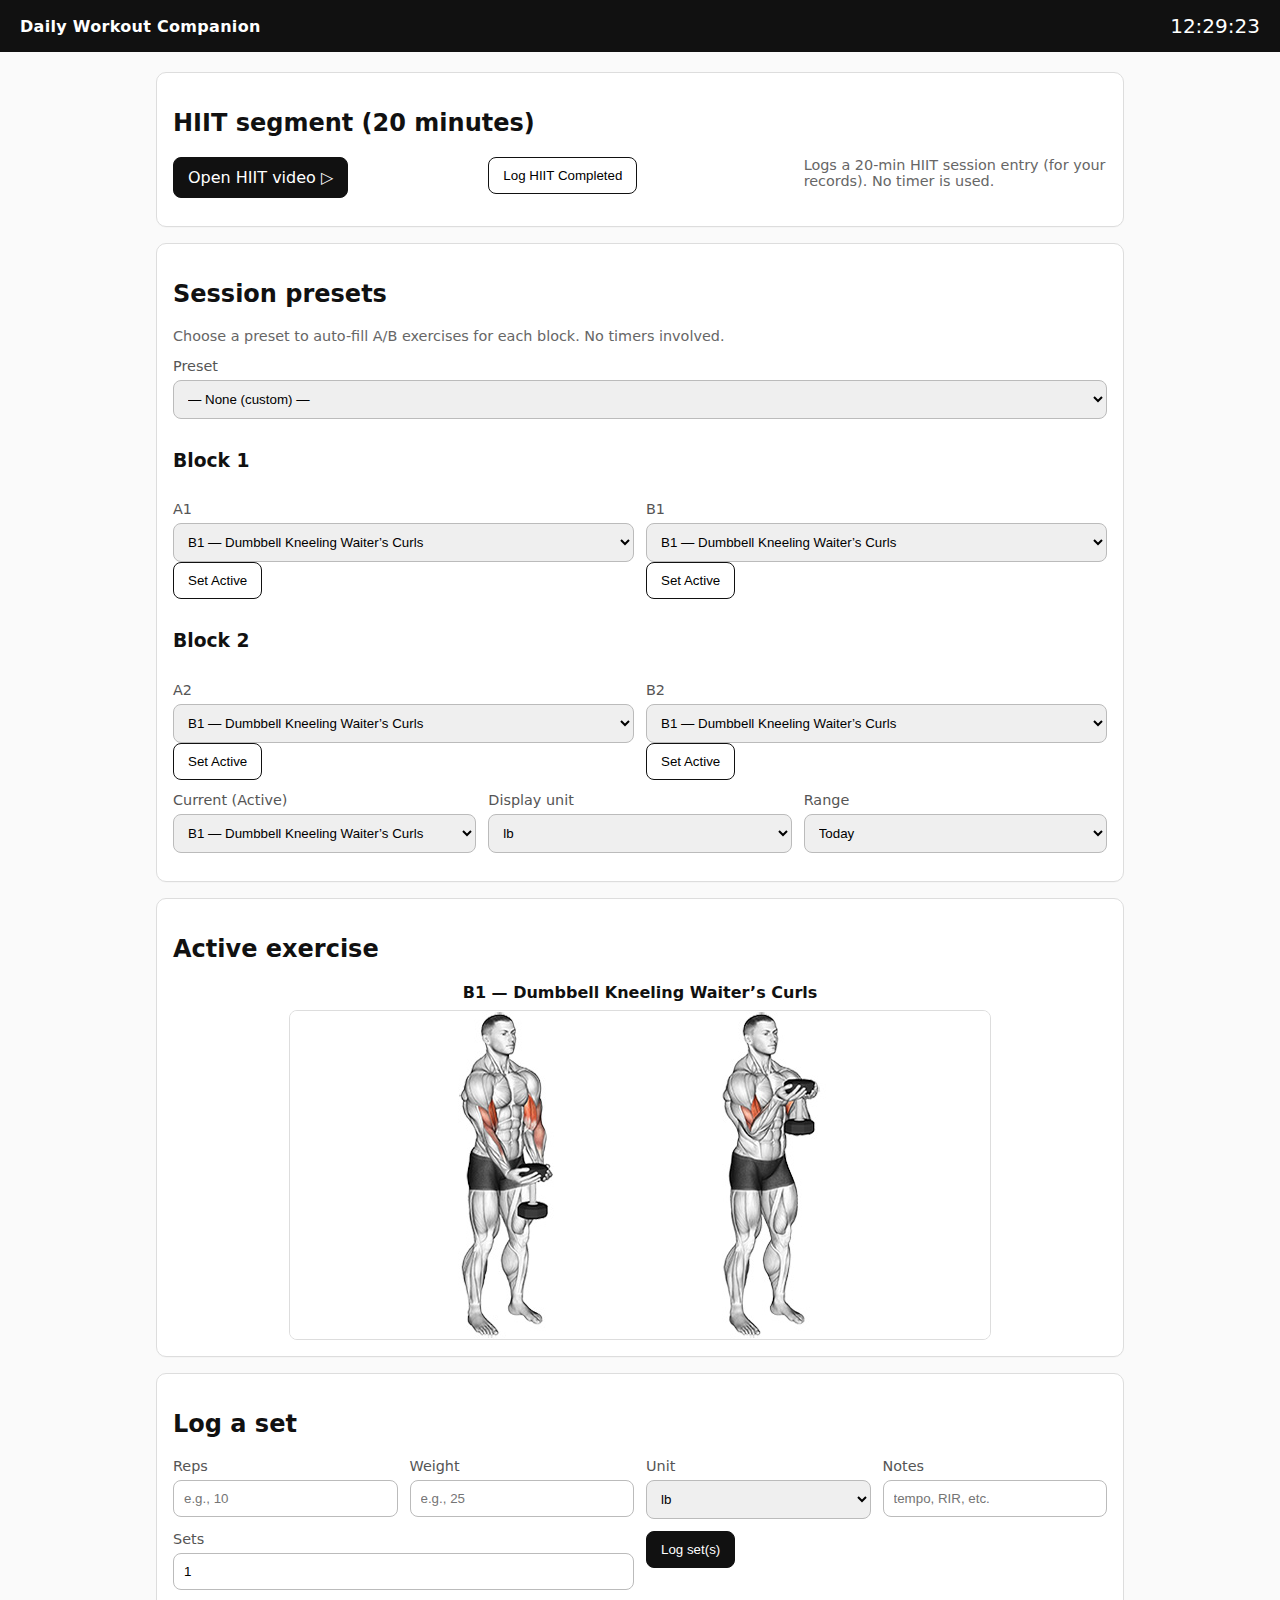
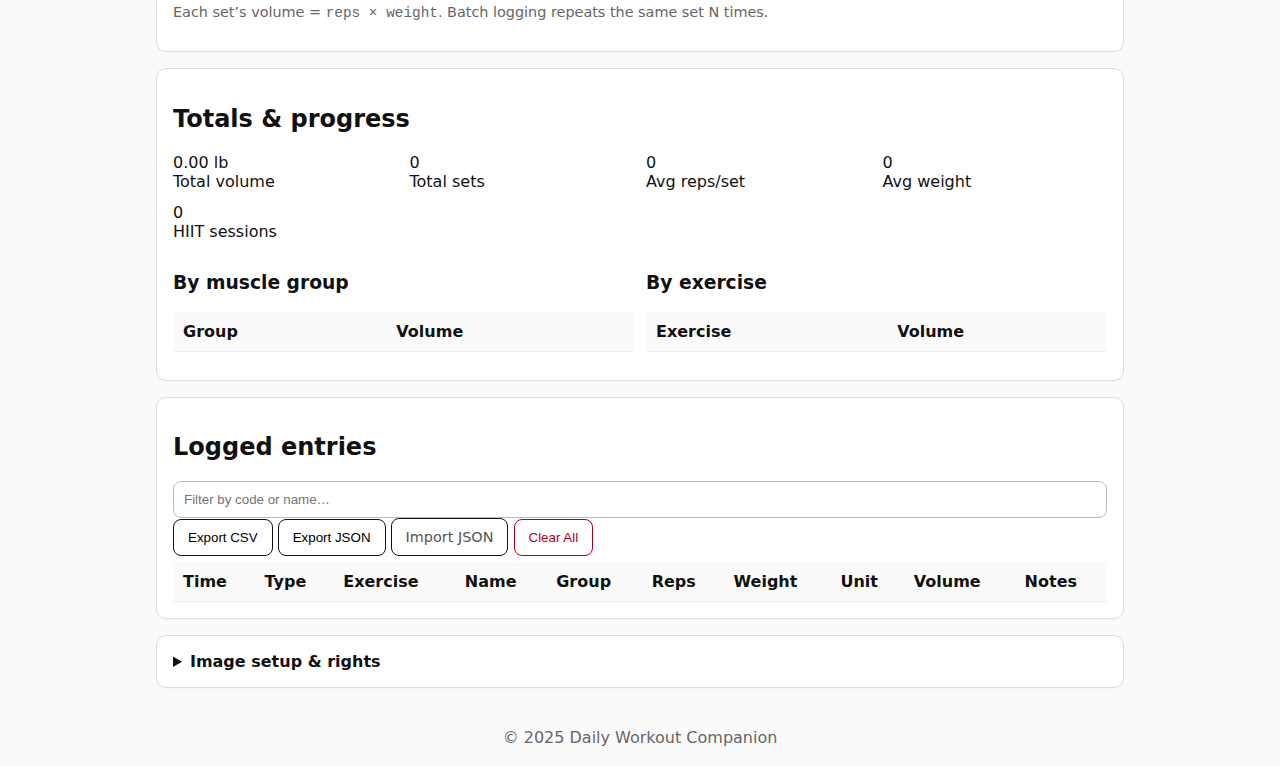
<file: index.html>
<!doctype html>
<html lang="en">
<head>
  <meta charset="utf-8" />
  <meta name="viewport" content="width=device-width, initial-scale=1" />
  <title>Daily Workout Companion — Volume + Presets</title>
  <meta name="theme-color" content="#111111"/>
  <link rel="manifest" href="manifest.json"/>
  <link rel="stylesheet" href="style.css" />
  <script type="module" src="app.js" defer></script>
</head>
<body>
  <header class="topbar">
    <div class="brand">Daily Workout Companion</div>
    <div class="clock" id="clock">--:--:--</div>
  </header>

  <main class="container">

    <!-- HIIT segment (no timer, just link + log) -->
    <section class="card">
      <h2>HIIT segment (20 minutes)</h2>
      <div class="row">
        <div class="col">
          <a class="btn primary" target="_blank" rel="noopener" href="https://www.youtube.com/results?search_query=Brutal+HIIT+Ladder+Workout+-+20+Minute+HIIT+Workout+at+Home">Open HIIT video ▷</a>
        </div>
        <div class="col">
          <button class="btn" id="logHiitBtn">Log HIIT Completed</button>
        </div>
        <div class="col muted">
          Logs a 20‑min HIIT session entry (for your records). No timer is used.
        </div>
      </div>
    </section>

    <!-- Session presets -->
    <section class="card">
      <h2>Session presets</h2>
      <p class="muted">Choose a preset to auto-fill A/B exercises for each block. No timers involved.</p>
      <div class="row">
        <div class="col">
          <label for="preset">Preset</label>
          <select id="preset">
            <option value="">— None (custom) —</option>
            <option value="day1">Day 1 — Chest + Triceps</option>
            <option value="day2">Day 2 — Back + Biceps</option>
            <option value="day3">Day 3 — Legs + Shoulders</option>
            <option value="day4">Day 4 — Chest + Shoulders</option>
            <option value="day5">Day 5 — Back + Triceps</option>
            <option value="day6">Day 6 — Legs + Biceps</option>
          </select>
        </div>
      </div>

      <!-- Block selectors (no timers) -->
      <div class="row">
        <div class="col"><h3>Block 1</h3></div>
      </div>
      <div class="row">
        <div class="col">
          <label for="a1">A1</label>
          <select id="a1"></select>
          <button class="btn" data-active="a1">Set Active</button>
        </div>
        <div class="col">
          <label for="b1">B1</label>
          <select id="b1"></select>
          <button class="btn" data-active="b1">Set Active</button>
        </div>
      </div>
      <div class="row">
        <div class="col"><h3>Block 2</h3></div>
      </div>
      <div class="row">
        <div class="col">
          <label for="a2">A2</label>
          <select id="a2"></select>
          <button class="btn" data-active="a2">Set Active</button>
        </div>
        <div class="col">
          <label for="b2">B2</label>
          <select id="b2"></select>
          <button class="btn" data-active="b2">Set Active</button>
        </div>
      </div>

      <!-- Active selector and units -->
      <div class="row">
        <div class="col">
          <label for="currentExercise">Current (Active)</label>
          <select id="currentExercise"></select>
        </div>
        <div class="col">
          <label for="displayUnit">Display unit</label>
          <select id="displayUnit"><option value="lb">lb</option><option value="kg">kg</option></select>
        </div>
        <div class="col">
          <label for="rangeSelect">Range</label>
          <select id="rangeSelect">
            <option value="today">Today</option>
            <option value="7d">Last 7 days</option>
            <option value="30d">Last 30 days</option>
            <option value="all">All time</option>
          </select>
        </div>
      </div>
    </section>

    <!-- Viewer -->
    <section class="card">
      <h2>Active exercise</h2>
      <div class="viewer">
        <div class="viewerLabel" id="viewerLabel">—</div>
        <img id="viewerImg" src="assets/exercises/placeholder.svg" alt="Exercise" />
      </div>
    </section>

    <!-- Logger -->
    <section class="card">
      <h2>Log a set</h2>
      <div class="row">
        <div class="col">
          <label for="reps">Reps</label>
          <input id="reps" type="number" inputmode="numeric" min="1" step="1" placeholder="e.g., 10" />
        </div>
        <div class="col">
          <label for="weight">Weight</label>
          <input id="weight" type="number" inputmode="decimal" min="0" step="0.5" placeholder="e.g., 25" />
        </div>
        <div class="col">
          <label for="unit">Unit</label>
          <select id="unit"><option value="lb">lb</option><option value="kg">kg</option></select>
        </div>
        <div class="col">
          <label for="notes">Notes</label>
          <input id="notes" type="text" placeholder="tempo, RIR, etc." />
        </div>
        <div class="col">
          <label for="nSets">Sets</label>
          <input id="nSets" type="number" inputmode="numeric" min="1" step="1" value="1" />
        </div>
        <div class="col">
          <button class="btn primary" id="logBtn">Log set(s)</button>
        </div>
      </div>
      <p class="muted">Each set’s volume = <code>reps × weight</code>. Batch logging repeats the same set N times.</p>
    </section>

    <!-- Totals -->
    <section class="card">
      <h2>Totals & progress</h2>
      <div class="row">
        <div class="col stat"><div class="statNum" id="totalVolume">0</div><div class="statLbl">Total volume</div></div>
        <div class="col stat"><div class="statNum" id="totalSets">0</div><div class="statLbl">Total sets</div></div>
        <div class="col stat"><div class="statNum" id="avgReps">0</div><div class="statLbl">Avg reps/set</div></div>
        <div class="col stat"><div class="statNum" id="avgWeight">0</div><div class="statLbl">Avg weight</div></div>
        <div class="col stat"><div class="statNum" id="hiitCount">0</div><div class="statLbl">HIIT sessions</div></div>
      </div>
      <div class="row">
        <div class="col">
          <h3>By muscle group</h3>
          <table id="byGroup"><thead><tr><th>Group</th><th>Volume</th></tr></thead><tbody></tbody></table>
        </div>
        <div class="col">
          <h3>By exercise</h3>
          <table id="byExercise"><thead><tr><th>Exercise</th><th>Volume</th></tr></thead><tbody></tbody></table>
        </div>
      </div>
    </section>

    <!-- Logs -->
    <section class="card">
      <h2>Logged entries</h2>
      <div class="controls">
        <input id="filterText" type="text" placeholder="Filter by code or name…" />
        <button class="btn" id="exportCSV">Export CSV</button>
        <button class="btn" id="exportJSON">Export JSON</button>
        <label class="btn">Import JSON <input type="file" id="importJSON" accept="application/json" style="display:none;"></label>
        <button class="btn danger" id="clearLogs">Clear All</button>
      </div>
      <div class="tablewrap">
        <table id="logTable">
          <thead>
            <tr>
              <th>Time</th><th>Type</th><th>Exercise</th><th>Name</th><th>Group</th>
              <th>Reps</th><th>Weight</th><th>Unit</th><th>Volume</th><th>Notes</th>
            </tr>
          </thead>
          <tbody></tbody>
        </table>
      </div>
    </section>

    <section class="card">
      <details>
        <summary><strong>Image setup & rights</strong></summary>
        <ul>
          <li>Put images at <code>assets/exercises/</code> named <code>CODE.jpg</code> (e.g., <code>C1.jpg</code>) or edit <code>image_map.json</code> with full URLs.</li>
          <li>Recommended: 1600–2200 px width, JPG 75–85% quality.</li>
          <li>Totals convert mixed units to your chosen <em>Display unit</em>.</li>
          <li>Ensure you have rights to publish images if your repo is public.</li>
        </ul>
      </details>
    </section>

  </main>

  <footer class="footer">
    <span>© 2025 Daily Workout Companion</span>
  </footer>
</body>
</html>
</file>
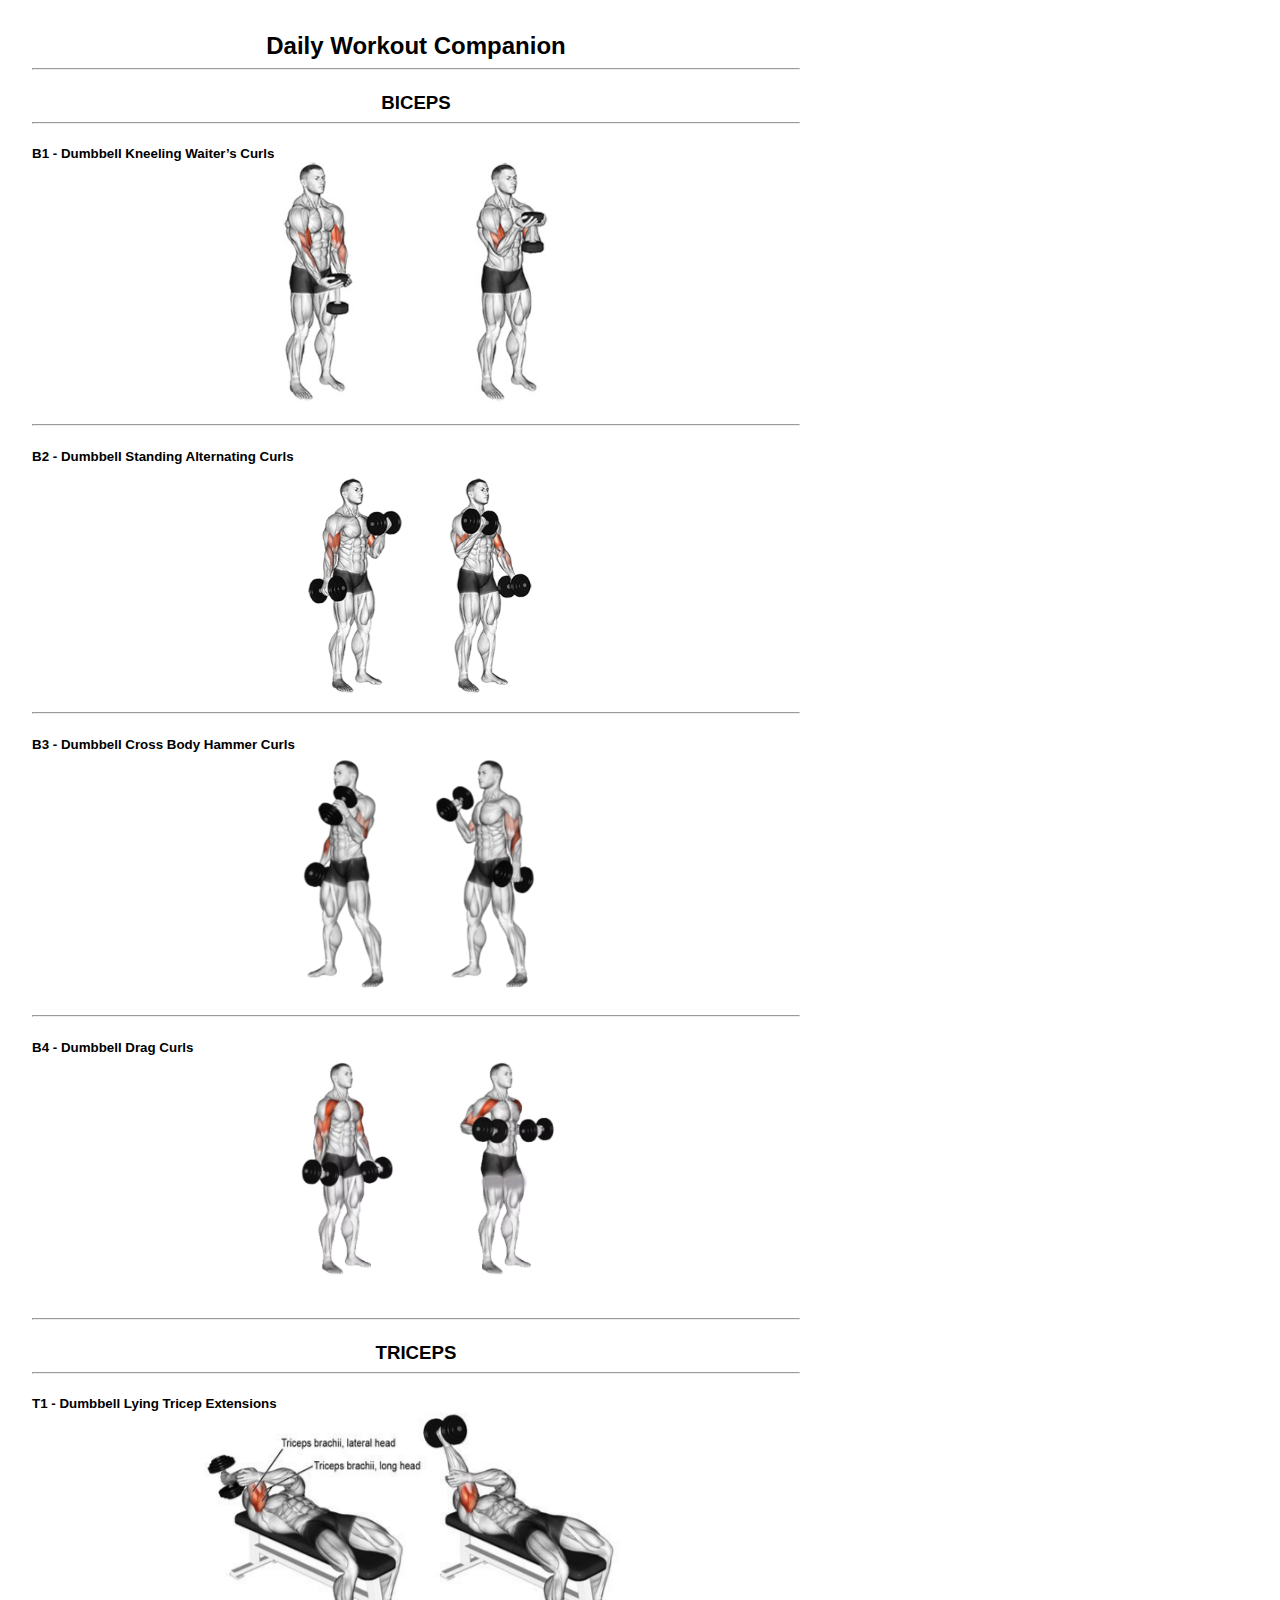
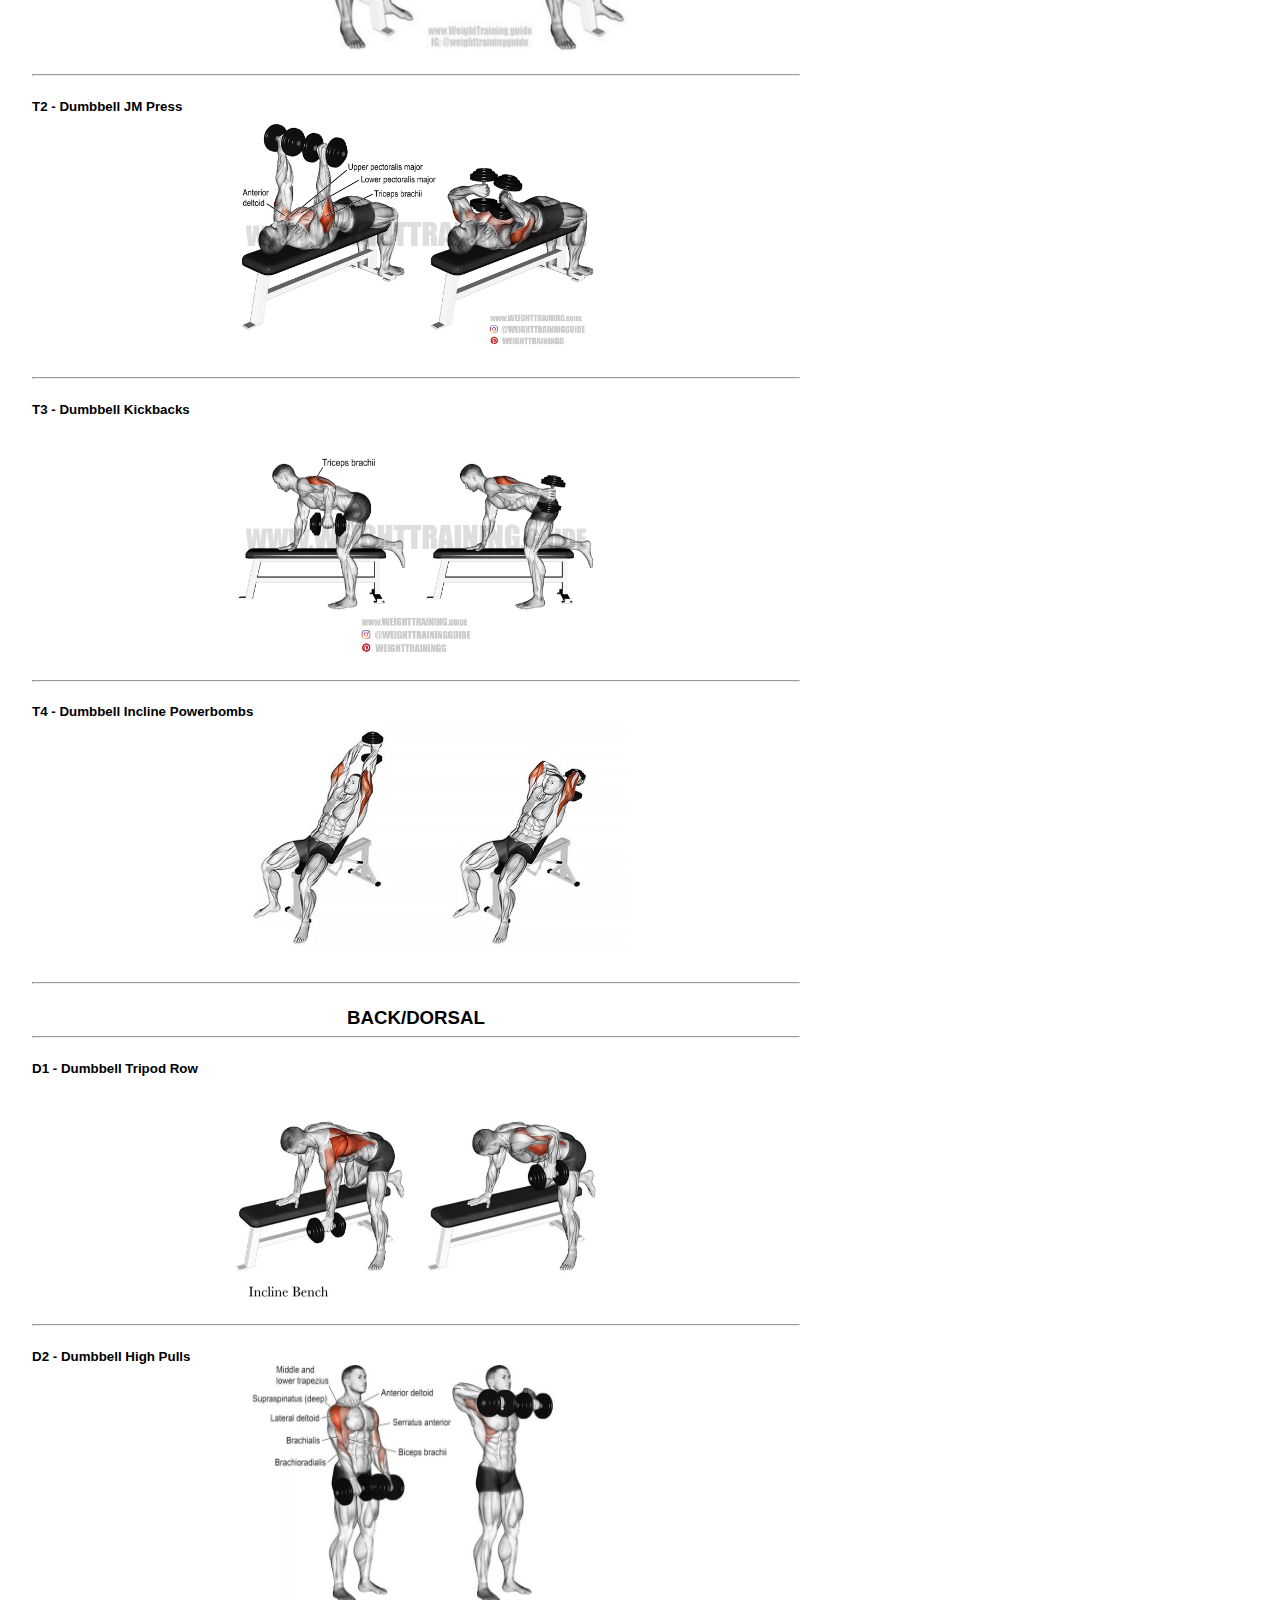
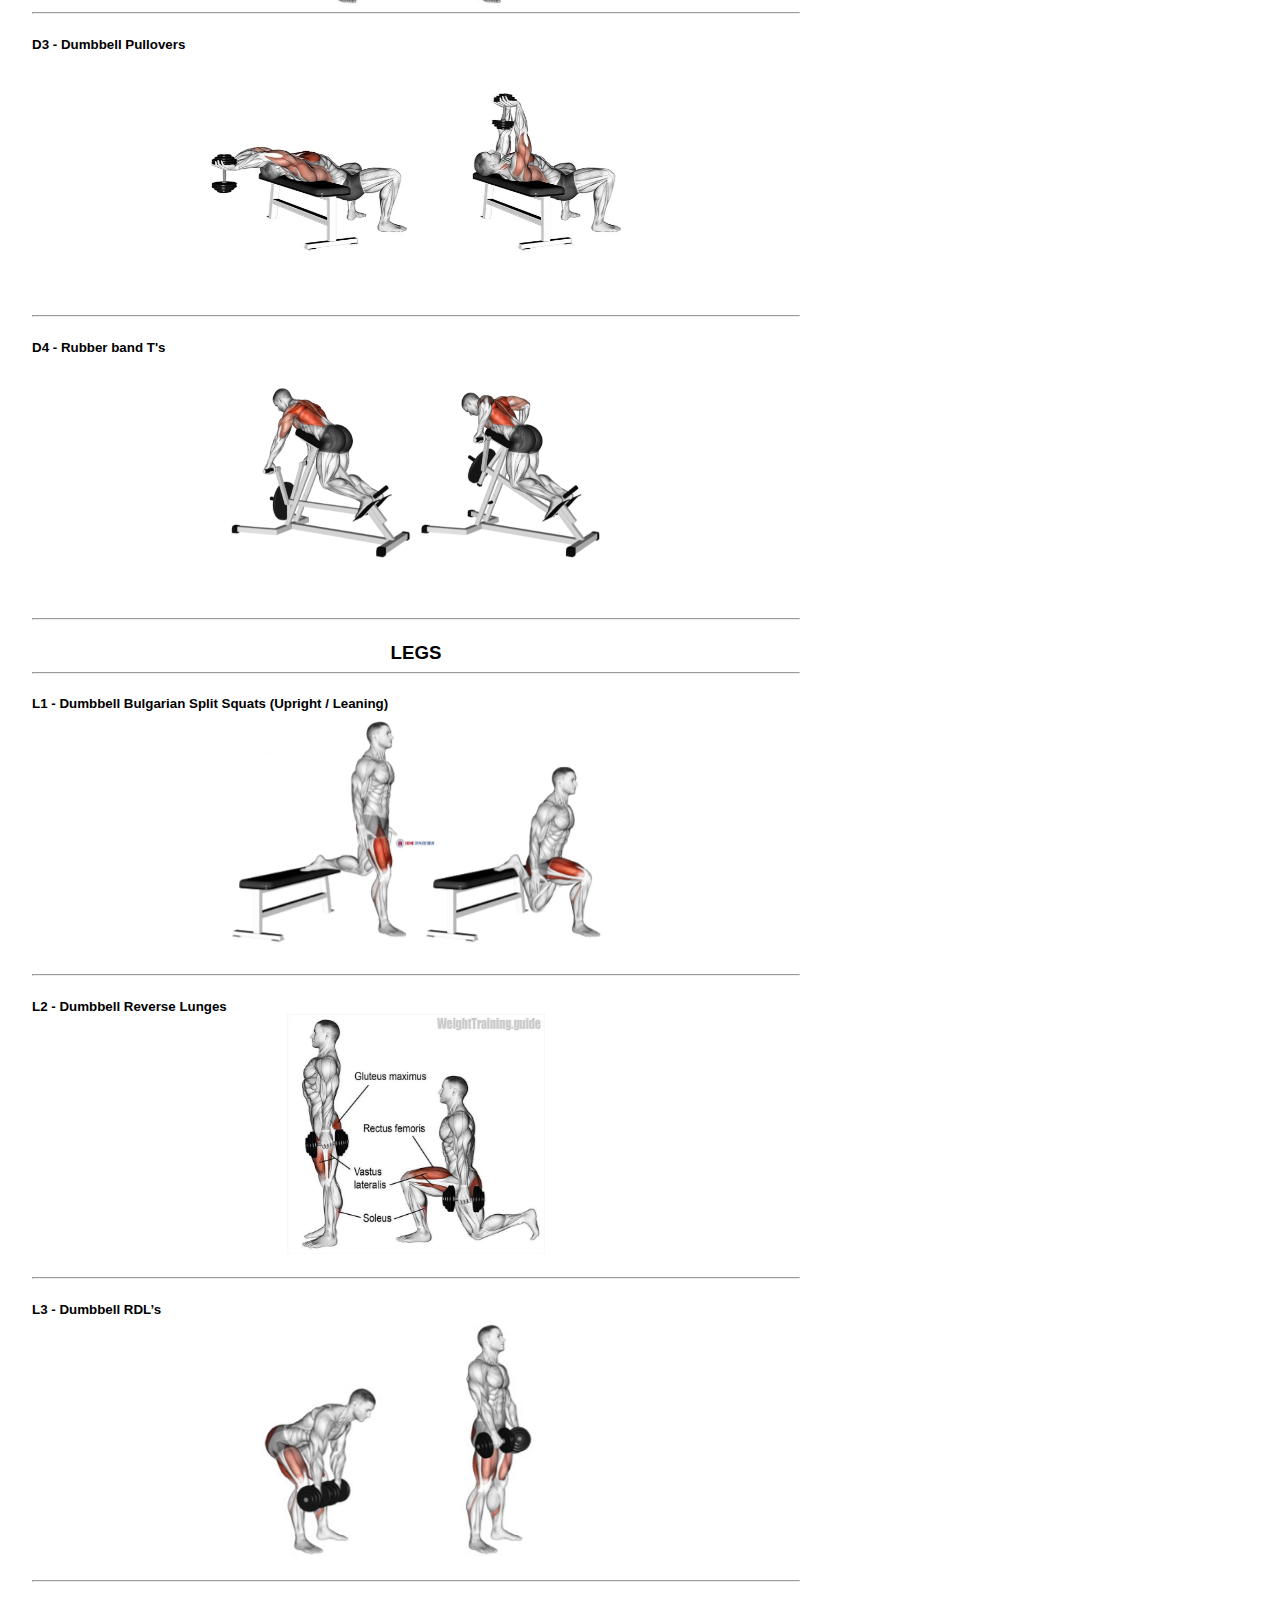
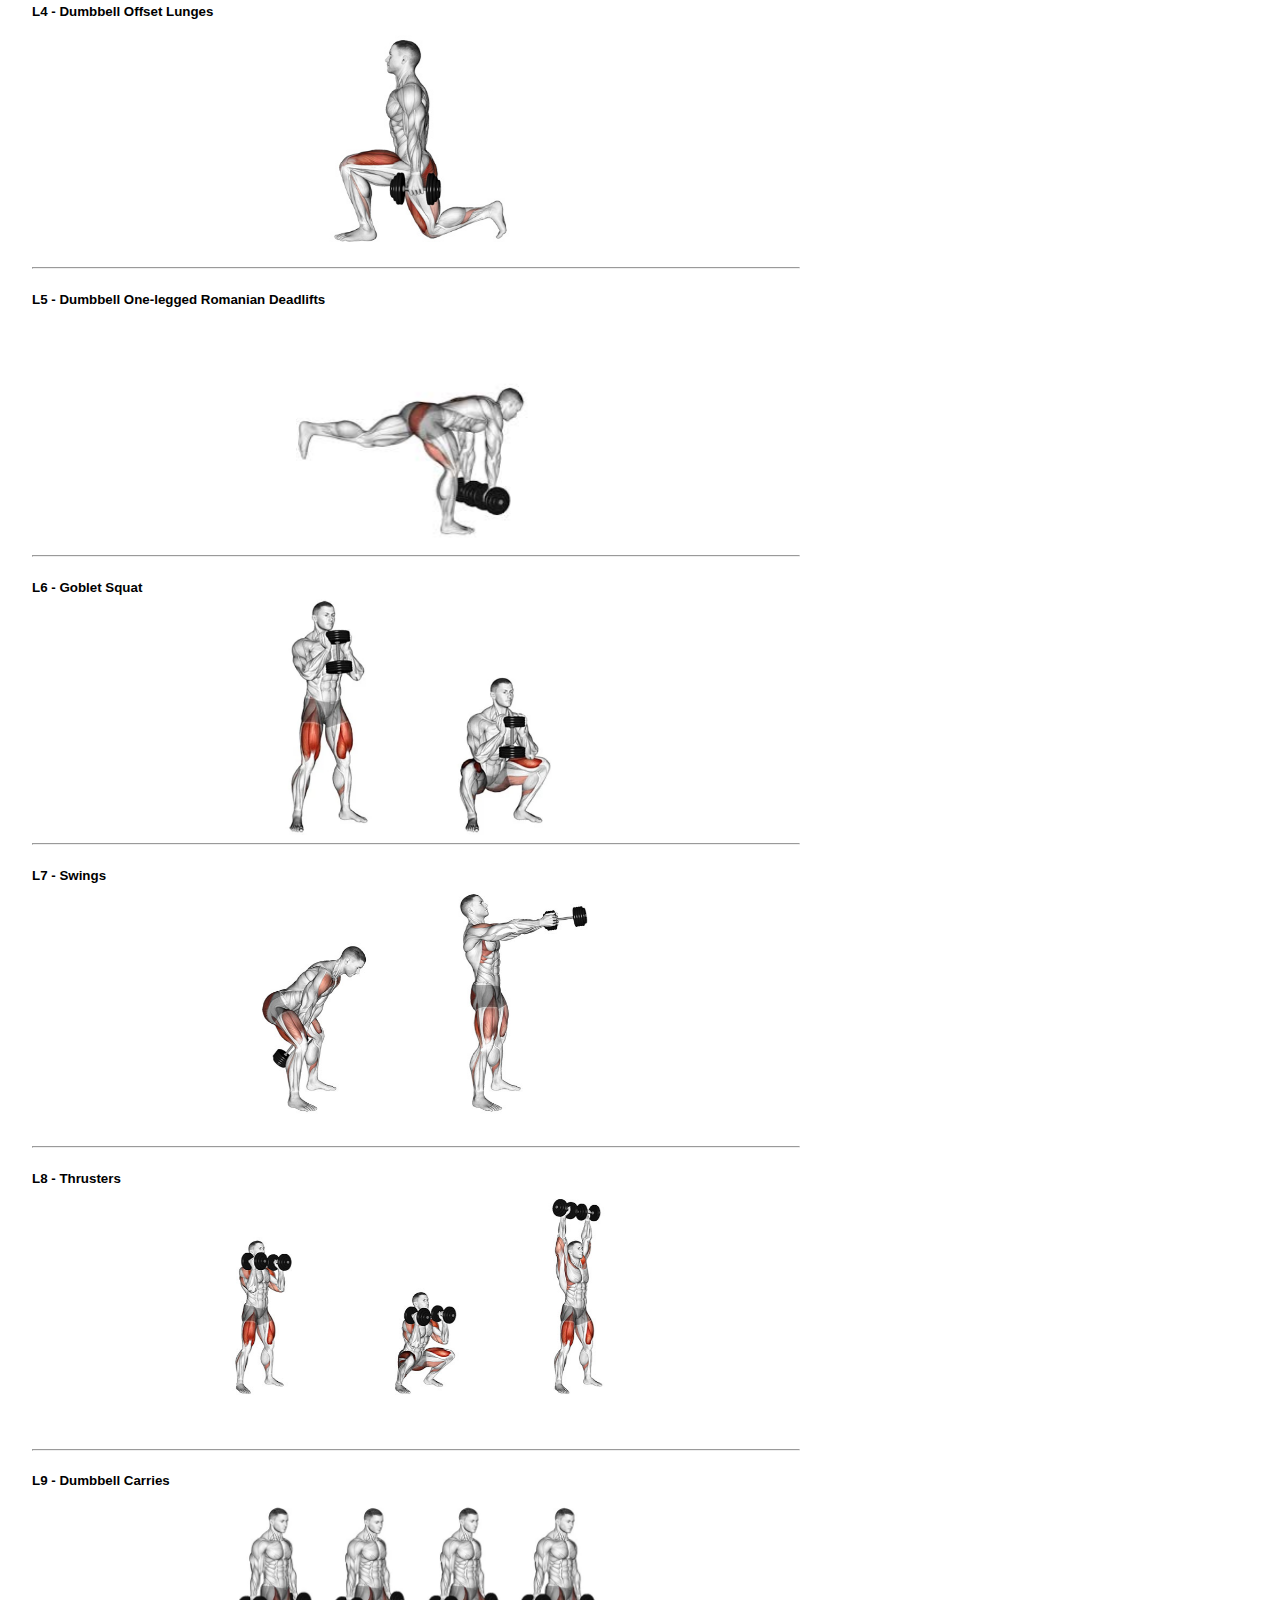
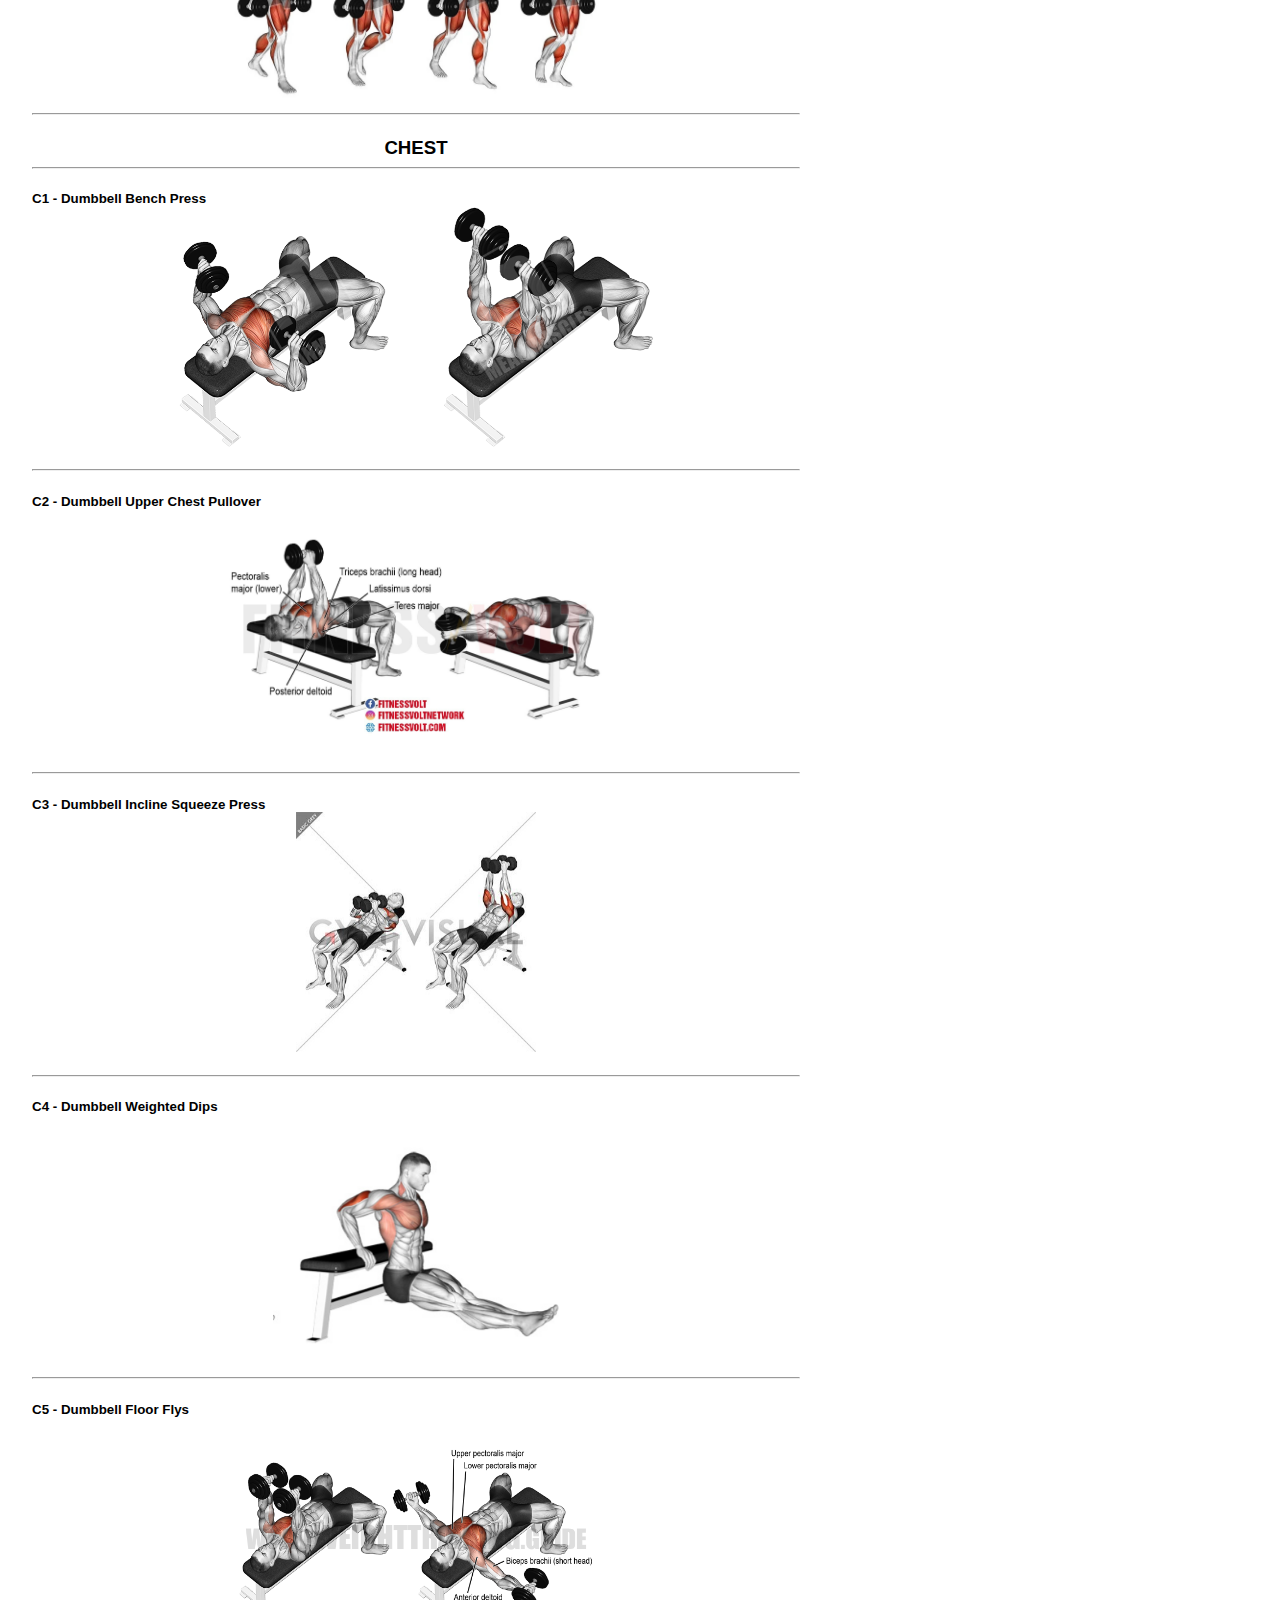
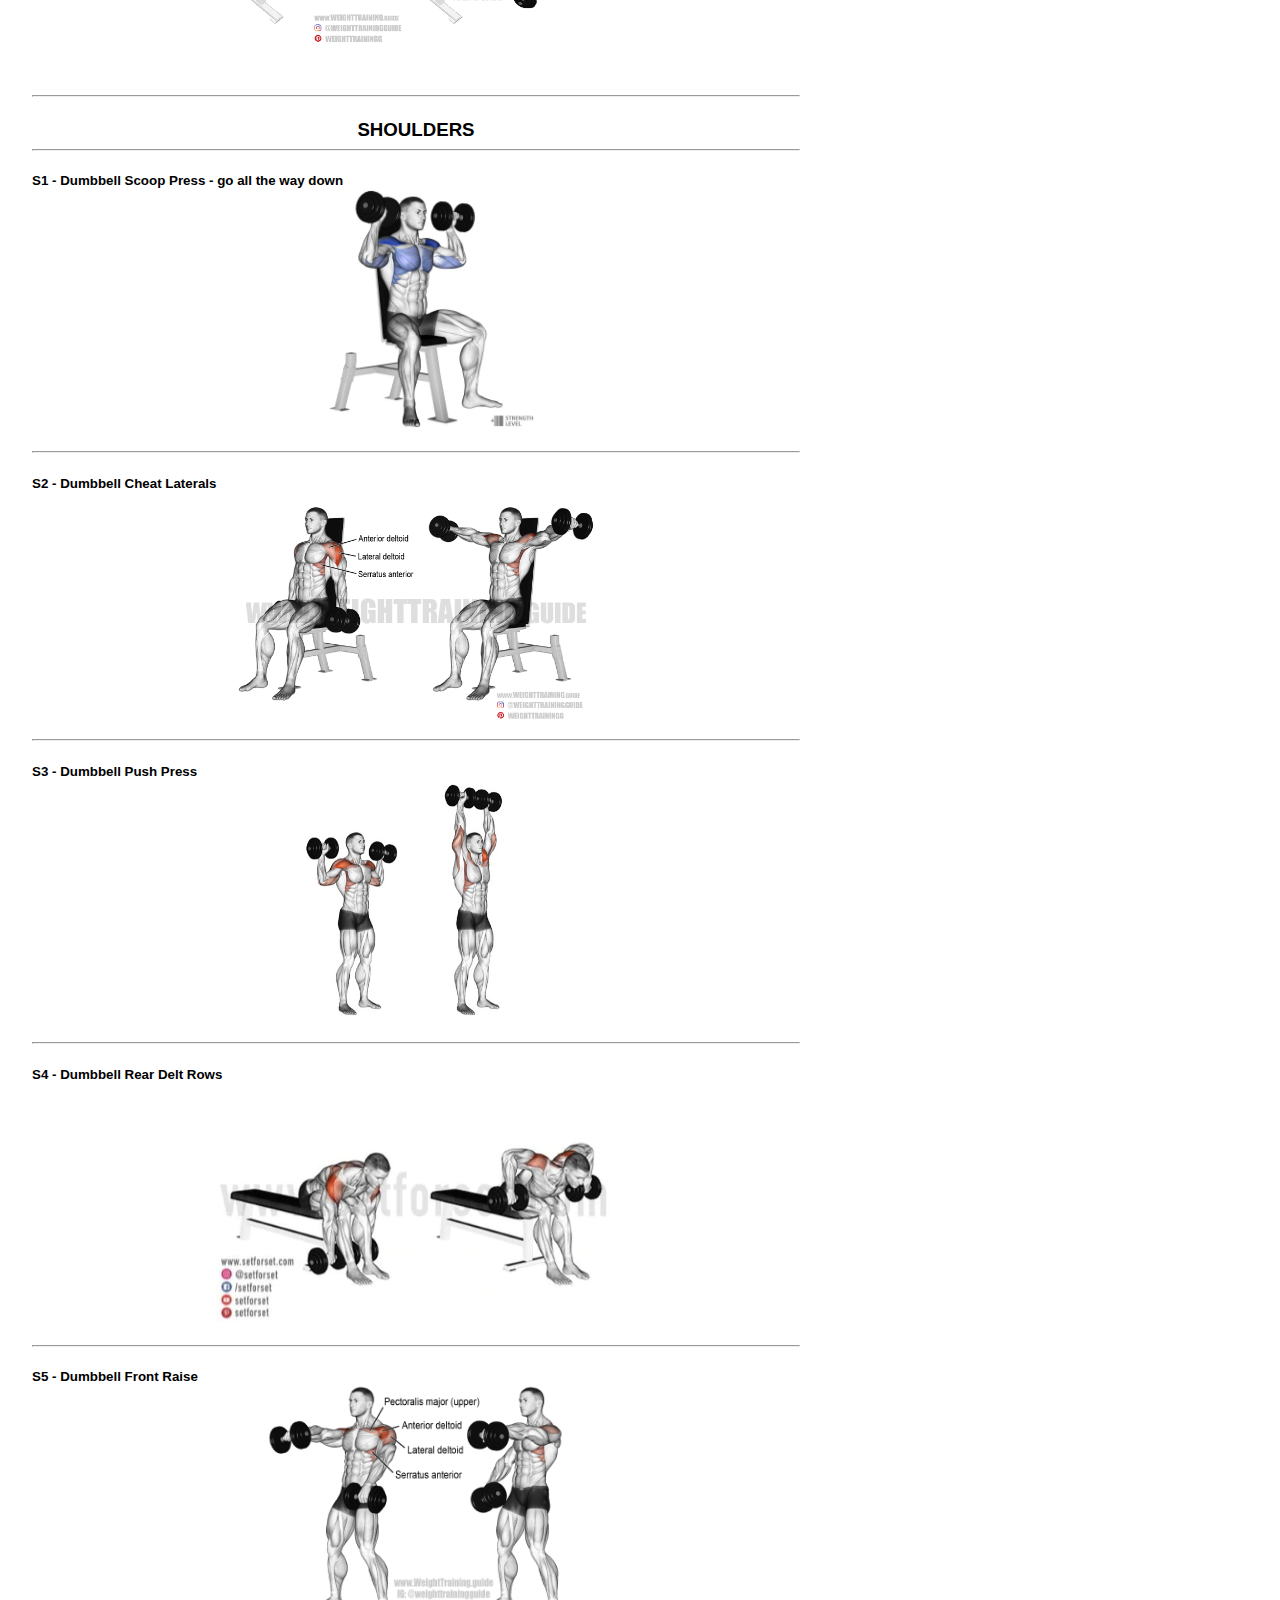
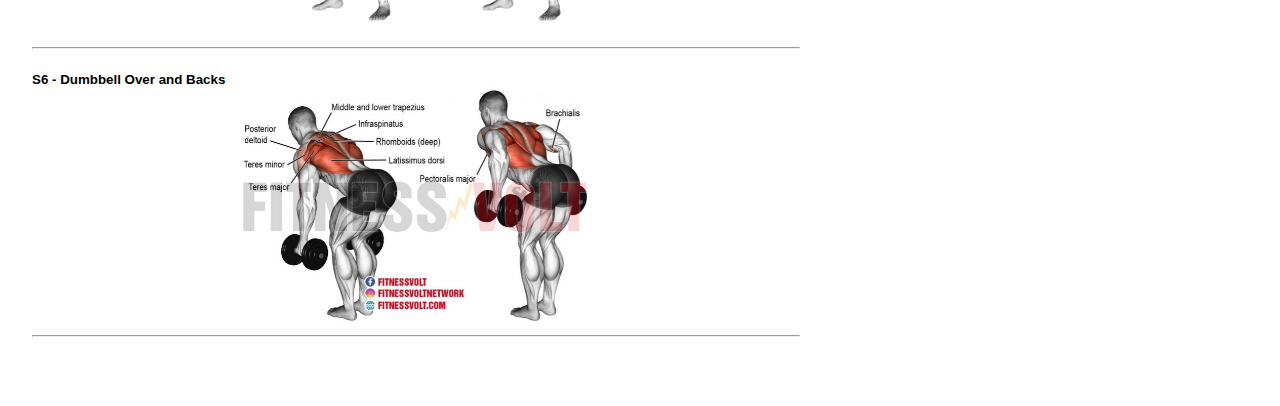
<file: Daily_workout_companion.html>
<html><head><meta content="text/html; charset=UTF-8" http-equiv="content-type"><style type="text/css">ol{margin:0;padding:0}table td,table th{padding:0}.c8{color:#000000;font-weight:700;text-decoration:none;vertical-align:baseline;font-size:18pt;font-family:"Arial";font-style:normal}.c6{color:#000000;font-weight:400;text-decoration:none;vertical-align:baseline;font-size:10pt;font-family:"Arial";font-style:normal}.c4{color:#000000;font-weight:700;text-decoration:none;vertical-align:baseline;font-size:14pt;font-family:"Arial";font-style:normal}.c1{color:#000000;font-weight:700;text-decoration:none;vertical-align:baseline;font-size:10pt;font-family:"Arial";font-style:normal}.c0{padding-top:0pt;padding-bottom:0pt;line-height:1.15;orphans:2;widows:2;text-align:left}.c5{padding-top:0pt;padding-bottom:0pt;line-height:1.15;orphans:2;widows:2;text-align:justify}.c2{padding-top:0pt;padding-bottom:0pt;line-height:1.15;orphans:2;widows:2;text-align:center}.c7{background-color:#ffffff;max-width:576pt;padding:18pt 18pt 18pt 18pt}.c3{height:11pt}.title{padding-top:0pt;color:#000000;font-size:26pt;padding-bottom:3pt;font-family:"Arial";line-height:1.15;page-break-after:avoid;orphans:2;widows:2;text-align:left}.subtitle{padding-top:0pt;color:#666666;font-size:15pt;padding-bottom:16pt;font-family:"Arial";line-height:1.15;page-break-after:avoid;orphans:2;widows:2;text-align:left}li{color:#000000;font-size:11pt;font-family:"Arial"}p{margin:0;color:#000000;font-size:11pt;font-family:"Arial"}h1{padding-top:20pt;color:#000000;font-size:20pt;padding-bottom:6pt;font-family:"Arial";line-height:1.15;page-break-after:avoid;orphans:2;widows:2;text-align:left}h2{padding-top:18pt;color:#000000;font-size:16pt;padding-bottom:6pt;font-family:"Arial";line-height:1.15;page-break-after:avoid;orphans:2;widows:2;text-align:left}h3{padding-top:16pt;color:#434343;font-size:14pt;padding-bottom:4pt;font-family:"Arial";line-height:1.15;page-break-after:avoid;orphans:2;widows:2;text-align:left}h4{padding-top:14pt;color:#666666;font-size:12pt;padding-bottom:4pt;font-family:"Arial";line-height:1.15;page-break-after:avoid;orphans:2;widows:2;text-align:left}h5{padding-top:12pt;color:#666666;font-size:11pt;padding-bottom:4pt;font-family:"Arial";line-height:1.15;page-break-after:avoid;orphans:2;widows:2;text-align:left}h6{padding-top:12pt;color:#666666;font-size:11pt;padding-bottom:4pt;font-family:"Arial";line-height:1.15;page-break-after:avoid;font-style:italic;orphans:2;widows:2;text-align:left}</style></head><body class="c7 doc-content"><p class="c2"><span class="c8">Daily Workout Companion</span></p><hr><p class="c2 c3"><span class="c4"></span></p><p class="c2"><span class="c4">BICEPS</span></p><hr><p class="c0 c3"><span class="c1"></span></p><p class="c0"><span class="c1">B1 - Dumbbell Kneeling Waiter&rsquo;s Curls</span></p><p class="c2"><span style="overflow: hidden; display: inline-block; margin: 0.00px 0.00px; border: 0.00px solid #000000; transform: rotate(0.00rad) translateZ(0px); -webkit-transform: rotate(0.00rad) translateZ(0px); width: 512.40px; height: 240.00px;"><img alt="" src="images/image3.png" style="width: 512.40px; height: 240.00px; margin-left: 0.00px; margin-top: 0.00px; transform: rotate(0.00rad) translateZ(0px); -webkit-transform: rotate(0.00rad) translateZ(0px);" title=""></span></p><p class="c2 c3"><span class="c1"></span></p><hr><p class="c2 c3"><span class="c1"></span></p><p class="c0"><span class="c1">B2 - Dumbbell Standing Alternating Curls</span></p><p class="c2"><span style="overflow: hidden; display: inline-block; margin: 0.00px 0.00px; border: 0.00px solid #000000; transform: rotate(0.00rad) translateZ(0px); -webkit-transform: rotate(0.00rad) translateZ(0px); width: 252.00px; height: 240.00px;"><img alt="" src="images/image7.png" style="width: 252.00px; height: 240.00px; margin-left: 0.00px; margin-top: 0.00px; transform: rotate(0.00rad) translateZ(0px); -webkit-transform: rotate(0.00rad) translateZ(0px);" title=""></span></p><hr><p class="c0 c3"><span class="c1"></span></p><p class="c0"><span class="c1">B3 - Dumbbell Cross Body Hammer Curls</span></p><p class="c2"><span style="overflow: hidden; display: inline-block; margin: 0.00px 0.00px; border: 0.00px solid #000000; transform: rotate(0.00rad) translateZ(0px); -webkit-transform: rotate(0.00rad) translateZ(0px); width: 454.40px; height: 240.00px;"><img alt="" src="images/image1.png" style="width: 454.40px; height: 240.00px; margin-left: 0.00px; margin-top: 0.00px; transform: rotate(0.00rad) translateZ(0px); -webkit-transform: rotate(0.00rad) translateZ(0px);" title=""></span></p><p class="c0 c3"><span class="c1"></span></p><hr><p class="c0 c3"><span class="c1"></span></p><p class="c0"><span class="c1">B4 - Dumbbell Drag Curls</span></p><p class="c2"><span style="overflow: hidden; display: inline-block; margin: 0.00px 0.00px; border: 0.00px solid #000000; transform: rotate(0.00rad) translateZ(0px); -webkit-transform: rotate(0.00rad) translateZ(0px); width: 427.20px; height: 240.00px;"><img alt="" src="images/image29.png" style="width: 427.20px; height: 240.00px; margin-left: 0.00px; margin-top: 0.00px; transform: rotate(0.00rad) translateZ(0px); -webkit-transform: rotate(0.00rad) translateZ(0px);" title=""></span></p><p class="c2 c3"><span class="c4"></span></p><hr><p class="c2 c3"><span class="c4"></span></p><p class="c2"><span class="c4">TRICEPS</span></p><hr><p class="c0 c3"><span class="c1"></span></p><p class="c0"><span class="c1">T1 - Dumbbell Lying Tricep Extensions</span></p><p class="c2"><span style="overflow: hidden; display: inline-block; margin: 0.00px 0.00px; border: 0.00px solid #000000; transform: rotate(0.00rad) translateZ(0px); -webkit-transform: rotate(0.00rad) translateZ(0px); width: 424.80px; height: 240.00px;"><img alt="" src="images/image22.png" style="width: 424.80px; height: 240.00px; margin-left: 0.00px; margin-top: 0.00px; transform: rotate(0.00rad) translateZ(0px); -webkit-transform: rotate(0.00rad) translateZ(0px);" title=""></span></p><p class="c0 c3"><span class="c1"></span></p><hr><p class="c0 c3"><span class="c1"></span></p><p class="c0"><span class="c1">T2 - Dumbbell JM Press</span></p><p class="c2"><span style="overflow: hidden; display: inline-block; margin: 0.00px 0.00px; border: 0.00px solid #000000; transform: rotate(0.00rad) translateZ(0px); -webkit-transform: rotate(0.00rad) translateZ(0px); width: 360.00px; height: 240.00px;"><img alt="" src="images/image15.png" style="width: 360.00px; height: 240.00px; margin-left: 0.00px; margin-top: 0.00px; transform: rotate(0.00rad) translateZ(0px); -webkit-transform: rotate(0.00rad) translateZ(0px);" title=""></span></p><p class="c0 c3"><span class="c1"></span></p><hr><p class="c0 c3"><span class="c1"></span></p><p class="c0"><span class="c1">T3 - Dumbbell Kickbacks</span></p><p class="c2"><span style="overflow: hidden; display: inline-block; margin: 0.00px 0.00px; border: 0.00px solid #000000; transform: rotate(0.00rad) translateZ(0px); -webkit-transform: rotate(0.00rad) translateZ(0px); width: 360.00px; height: 240.00px;"><img alt="" src="images/image18.png" style="width: 360.00px; height: 240.00px; margin-left: 0.00px; margin-top: 0.00px; transform: rotate(0.00rad) translateZ(0px); -webkit-transform: rotate(0.00rad) translateZ(0px);" title=""></span></p><p class="c0 c3"><span class="c1"></span></p><hr><p class="c0 c3"><span class="c1"></span></p><p class="c0"><span class="c1">T4 - Dumbbell Incline Powerbombs</span></p><p class="c2"><span style="overflow: hidden; display: inline-block; margin: 0.00px 0.00px; border: 0.00px solid #000000; transform: rotate(0.00rad) translateZ(0px); -webkit-transform: rotate(0.00rad) translateZ(0px); width: 427.20px; height: 240.00px;"><img alt="" src="images/image10.png" style="width: 427.20px; height: 240.00px; margin-left: 0.00px; margin-top: 0.00px; transform: rotate(0.00rad) translateZ(0px); -webkit-transform: rotate(0.00rad) translateZ(0px);" title=""></span></p><p class="c2 c3"><span class="c4"></span></p><hr><p class="c2 c3"><span class="c4"></span></p><p class="c2"><span class="c4">BACK/DORSAL</span></p><hr><p class="c0 c3"><span class="c1"></span></p><p class="c0"><span class="c1">D1 - Dumbbell Tripod Row</span></p><p class="c2"><span style="overflow: hidden; display: inline-block; margin: 0.00px 0.00px; border: 0.00px solid #000000; transform: rotate(0.00rad) translateZ(0px); -webkit-transform: rotate(0.00rad) translateZ(0px); width: 426.40px; height: 240.00px;"><img alt="" src="images/image2.png" style="width: 426.40px; height: 240.00px; margin-left: 0.00px; margin-top: 0.00px; transform: rotate(0.00rad) translateZ(0px); -webkit-transform: rotate(0.00rad) translateZ(0px);" title=""></span></p><hr><p class="c0 c3"><span class="c1"></span></p><p class="c0"><span class="c1">D2 - Dumbbell High Pulls</span></p><p class="c2"><span style="overflow: hidden; display: inline-block; margin: 0.00px 0.00px; border: 0.00px solid #000000; transform: rotate(0.00rad) translateZ(0px); -webkit-transform: rotate(0.00rad) translateZ(0px); width: 360.00px; height: 240.00px;"><img alt="" src="images/image21.png" style="width: 360.00px; height: 240.00px; margin-left: 0.00px; margin-top: 0.00px; transform: rotate(0.00rad) translateZ(0px); -webkit-transform: rotate(0.00rad) translateZ(0px);" title=""></span></p><hr><p class="c0 c3"><span class="c1"></span></p><p class="c0"><span class="c1">D3 - Dumbbell Pullovers</span></p><p class="c2"><span style="overflow: hidden; display: inline-block; margin: 0.00px 0.00px; border: 0.00px solid #000000; transform: rotate(0.00rad) translateZ(0px); -webkit-transform: rotate(0.00rad) translateZ(0px); width: 427.20px; height: 240.00px;"><img alt="" src="images/image28.png" style="width: 427.20px; height: 240.00px; margin-left: 0.00px; margin-top: 0.00px; transform: rotate(0.00rad) translateZ(0px); -webkit-transform: rotate(0.00rad) translateZ(0px);" title=""></span></p><p class="c0 c3"><span class="c1"></span></p><hr><p class="c0 c3"><span class="c1"></span></p><p class="c0"><span class="c1">D4 - Rubber band T&#39;s</span></p><p class="c2"><span style="overflow: hidden; display: inline-block; margin: 0.00px 0.00px; border: 0.00px solid #000000; transform: rotate(0.00rad) translateZ(0px); -webkit-transform: rotate(0.00rad) translateZ(0px); width: 376.80px; height: 240.00px;"><img alt="" src="images/image27.png" style="width: 376.80px; height: 240.00px; margin-left: 0.00px; margin-top: 0.00px; transform: rotate(0.00rad) translateZ(0px); -webkit-transform: rotate(0.00rad) translateZ(0px);" title=""></span></p><p class="c2 c3"><span class="c4"></span></p><hr><p class="c2 c3"><span class="c4"></span></p><p class="c2"><span class="c4">LEGS</span></p><hr><p class="c0 c3"><span class="c1"></span></p><p class="c0"><span class="c1">L1 - Dumbbell Bulgarian Split Squats (Upright / Leaning)</span></p><p class="c2"><span style="overflow: hidden; display: inline-block; margin: 0.00px 0.00px; border: 0.00px solid #000000; transform: rotate(0.00rad) translateZ(0px); -webkit-transform: rotate(0.00rad) translateZ(0px); width: 388.80px; height: 240.00px;"><img alt="" src="images/image8.png" style="width: 388.80px; height: 240.00px; margin-left: 0.00px; margin-top: 0.00px; transform: rotate(0.00rad) translateZ(0px); -webkit-transform: rotate(0.00rad) translateZ(0px);" title=""></span></p><p class="c0 c3"><span class="c1"></span></p><hr><p class="c0 c3"><span class="c1"></span></p><p class="c0"><span class="c1">L2 - Dumbbell Reverse Lunges</span></p><p class="c2"><span style="overflow: hidden; display: inline-block; margin: 0.00px 0.00px; border: 0.00px solid #000000; transform: rotate(0.00rad) translateZ(0px); -webkit-transform: rotate(0.00rad) translateZ(0px); width: 257.60px; height: 240.00px;"><img alt="" src="images/image20.png" style="width: 257.60px; height: 240.00px; margin-left: 0.00px; margin-top: 0.00px; transform: rotate(0.00rad) translateZ(0px); -webkit-transform: rotate(0.00rad) translateZ(0px);" title=""></span></p><p class="c0 c3"><span class="c1"></span></p><hr><p class="c0 c3"><span class="c1"></span></p><p class="c0"><span class="c1">L3 - Dumbbell RDL&rsquo;s</span></p><p class="c2"><span style="overflow: hidden; display: inline-block; margin: 0.00px 0.00px; border: 0.00px solid #000000; transform: rotate(0.00rad) translateZ(0px); -webkit-transform: rotate(0.00rad) translateZ(0px); width: 307.20px; height: 240.00px;"><img alt="" src="images/image32.png" style="width: 307.20px; height: 240.00px; margin-left: 0.00px; margin-top: 0.00px; transform: rotate(0.00rad) translateZ(0px); -webkit-transform: rotate(0.00rad) translateZ(0px);" title=""></span></p><p class="c0 c3"><span class="c1"></span></p><hr><p class="c0 c3"><span class="c1"></span></p><p class="c0"><span class="c1">L4 - Dumbbell Offset Lunges</span></p><p class="c2"><span style="overflow: hidden; display: inline-block; margin: 0.00px 0.00px; border: 0.00px solid #000000; transform: rotate(0.00rad) translateZ(0px); -webkit-transform: rotate(0.00rad) translateZ(0px); width: 237.60px; height: 240.00px;"><img alt="" src="images/image19.png" style="width: 237.60px; height: 240.00px; margin-left: 0.00px; margin-top: 0.00px; transform: rotate(0.00rad) translateZ(0px); -webkit-transform: rotate(0.00rad) translateZ(0px);" title=""></span></p><hr><p class="c0 c3"><span class="c1"></span></p><p class="c0"><span class="c1">L5 - Dumbbell One-legged Romanian Deadlifts</span></p><p class="c2"><span style="overflow: hidden; display: inline-block; margin: 0.00px 0.00px; border: 0.00px solid #000000; transform: rotate(0.00rad) translateZ(0px); -webkit-transform: rotate(0.00rad) translateZ(0px); width: 239.20px; height: 240.00px;"><img alt="" src="images/image14.png" style="width: 239.20px; height: 240.00px; margin-left: 0.00px; margin-top: 0.00px; transform: rotate(0.00rad) translateZ(0px); -webkit-transform: rotate(0.00rad) translateZ(0px);" title=""></span></p><hr><p class="c0 c3"><span class="c1"></span></p><p class="c0"><span class="c1">L6 - Goblet Squat</span></p><p class="c2"><span style="overflow: hidden; display: inline-block; margin: 0.00px 0.00px; border: 0.00px solid #000000; transform: rotate(0.00rad) translateZ(0px); -webkit-transform: rotate(0.00rad) translateZ(0px); width: 421.60px; height: 240.00px;"><img alt="" src="images/image6.png" style="width: 421.60px; height: 240.00px; margin-left: 0.00px; margin-top: 0.00px; transform: rotate(0.00rad) translateZ(0px); -webkit-transform: rotate(0.00rad) translateZ(0px);" title=""></span></p><hr><p class="c5 c3"><span class="c1"></span></p><p class="c5"><span class="c1">L7 - Swings</span></p><p class="c2"><span style="overflow: hidden; display: inline-block; margin: 0.00px 0.00px; border: 0.00px solid #000000; transform: rotate(0.00rad) translateZ(0px); -webkit-transform: rotate(0.00rad) translateZ(0px); width: 427.20px; height: 240.00px;"><img alt="" src="images/image5.png" style="width: 427.20px; height: 240.00px; margin-left: 0.00px; margin-top: 0.00px; transform: rotate(0.00rad) translateZ(0px); -webkit-transform: rotate(0.00rad) translateZ(0px);" title=""></span></p><p class="c5 c3"><span class="c1"></span></p><hr><p class="c3 c5"><span class="c1"></span></p><p class="c5"><span class="c1">L8 - Thrusters</span></p><p class="c2"><span style="overflow: hidden; display: inline-block; margin: 0.00px 0.00px; border: 0.00px solid #000000; transform: rotate(0.00rad) translateZ(0px); -webkit-transform: rotate(0.00rad) translateZ(0px); width: 427.20px; height: 240.00px;"><img alt="" src="images/image31.png" style="width: 427.20px; height: 240.00px; margin-left: 0.00px; margin-top: 0.00px; transform: rotate(0.00rad) translateZ(0px); -webkit-transform: rotate(0.00rad) translateZ(0px);" title=""></span></p><p class="c5 c3"><span class="c1"></span></p><hr><p class="c5 c3"><span class="c1"></span></p><p class="c5"><span class="c1">L9 - Dumbbell Carries</span></p><p class="c2"><span style="overflow: hidden; display: inline-block; margin: 0.00px 0.00px; border: 0.00px solid #000000; transform: rotate(0.00rad) translateZ(0px); -webkit-transform: rotate(0.00rad) translateZ(0px); width: 383.17px; height: 216.00px;"><img alt="" src="images/image11.png" style="width: 383.17px; height: 216.00px; margin-left: 0.00px; margin-top: 0.00px; transform: rotate(0.00rad) translateZ(0px); -webkit-transform: rotate(0.00rad) translateZ(0px);" title=""></span></p><hr><p class="c2 c3"><span class="c4"></span></p><p class="c2"><span class="c4">CHEST</span></p><hr><p class="c0 c3"><span class="c1"></span></p><p class="c0"><span class="c1">C1 - Dumbbell Bench Press</span></p><p class="c2"><span style="overflow: hidden; display: inline-block; margin: 0.00px 0.00px; border: 0.00px solid #000000; transform: rotate(0.00rad) translateZ(0px); -webkit-transform: rotate(0.00rad) translateZ(0px); width: 473.60px; height: 240.00px;"><img alt="" src="images/image12.png" style="width: 473.60px; height: 240.00px; margin-left: 0.00px; margin-top: 0.00px; transform: rotate(0.00rad) translateZ(0px); -webkit-transform: rotate(0.00rad) translateZ(0px);" title=""></span></p><p class="c0 c3"><span class="c1"></span></p><hr><p class="c0 c3"><span class="c1"></span></p><p class="c0"><span class="c1">C2 - Dumbbell Upper Chest Pullover</span></p><p class="c2"><span style="overflow: hidden; display: inline-block; margin: 0.00px 0.00px; border: 0.00px solid #000000; transform: rotate(0.00rad) translateZ(0px); -webkit-transform: rotate(0.00rad) translateZ(0px); width: 379.20px; height: 240.00px;"><img alt="" src="images/image9.png" style="width: 379.20px; height: 240.00px; margin-left: 0.00px; margin-top: 0.00px; transform: rotate(0.00rad) translateZ(0px); -webkit-transform: rotate(0.00rad) translateZ(0px);" title=""></span></p><p class="c0 c3"><span class="c1"></span></p><hr><p class="c0 c3"><span class="c1"></span></p><p class="c0"><span class="c1">C3 - Dumbbell Incline Squeeze Press</span></p><p class="c2"><span style="overflow: hidden; display: inline-block; margin: 0.00px 0.00px; border: 0.00px solid #000000; transform: rotate(0.00rad) translateZ(0px); -webkit-transform: rotate(0.00rad) translateZ(0px); width: 240.00px; height: 240.00px;"><img alt="" src="images/image26.png" style="width: 240.00px; height: 240.00px; margin-left: 0.00px; margin-top: 0.00px; transform: rotate(0.00rad) translateZ(0px); -webkit-transform: rotate(0.00rad) translateZ(0px);" title=""></span></p><p class="c0 c3"><span class="c1"></span></p><hr><p class="c0 c3"><span class="c1"></span></p><p class="c0"><span class="c1">C4 - Dumbbell Weighted Dips</span></p><p class="c2"><span style="overflow: hidden; display: inline-block; margin: 0.00px 0.00px; border: 0.00px solid #000000; transform: rotate(0.00rad) translateZ(0px); -webkit-transform: rotate(0.00rad) translateZ(0px); width: 285.87px; height: 240.00px;"><img alt="" src="images/image17.png" style="width: 285.87px; height: 240.00px; margin-left: 0.00px; margin-top: 0.00px; transform: rotate(0.00rad) translateZ(0px); -webkit-transform: rotate(0.00rad) translateZ(0px);" title=""></span></p><p class="c0 c3"><span class="c1"></span></p><hr><p class="c0 c3"><span class="c1"></span></p><p class="c0"><span class="c1">C5 - Dumbbell Floor Flys</span></p><p class="c2"><span style="overflow: hidden; display: inline-block; margin: 0.00px 0.00px; border: 0.00px solid #000000; transform: rotate(0.00rad) translateZ(0px); -webkit-transform: rotate(0.00rad) translateZ(0px); width: 360.00px; height: 240.00px;"><img alt="" src="images/image16.png" style="width: 360.00px; height: 240.00px; margin-left: 0.00px; margin-top: 0.00px; transform: rotate(0.00rad) translateZ(0px); -webkit-transform: rotate(0.00rad) translateZ(0px);" title=""></span></p><p class="c0 c3"><span class="c1"></span></p><p class="c2 c3"><span class="c1"></span></p><hr><p class="c2 c3"><span class="c1"></span></p><p class="c2"><span class="c4">SHOULDERS</span></p><hr><p class="c0 c3"><span class="c1"></span></p><p class="c0"><span class="c1">S1 - Dumbbell Scoop Press - go all the way down</span></p><p class="c2"><span style="overflow: hidden; display: inline-block; margin: 0.00px 0.00px; border: 0.00px solid #000000; transform: rotate(0.00rad) translateZ(0px); -webkit-transform: rotate(0.00rad) translateZ(0px); width: 240.00px; height: 240.00px;"><img alt="" src="images/image23.png" style="width: 240.00px; height: 240.00px; margin-left: 0.00px; margin-top: 0.00px; transform: rotate(0.00rad) translateZ(0px); -webkit-transform: rotate(0.00rad) translateZ(0px);" title=""></span></p><p class="c0 c3"><span class="c1"></span></p><hr><p class="c0 c3"><span class="c1"></span></p><p class="c0"><span class="c1">S2 - Dumbbell Cheat Laterals</span></p><p class="c2"><span style="overflow: hidden; display: inline-block; margin: 0.00px 0.00px; border: 0.00px solid #000000; transform: rotate(0.00rad) translateZ(0px); -webkit-transform: rotate(0.00rad) translateZ(0px); width: 360.00px; height: 240.00px;"><img alt="" src="images/image24.png" style="width: 360.00px; height: 240.00px; margin-left: 0.00px; margin-top: 0.00px; transform: rotate(0.00rad) translateZ(0px); -webkit-transform: rotate(0.00rad) translateZ(0px);" title=""></span></p><hr><p class="c0 c3"><span class="c1"></span></p><p class="c0"><span class="c1">S3 - Dumbbell Push Press</span></p><p class="c2"><span style="overflow: hidden; display: inline-block; margin: 0.00px 0.00px; border: 0.00px solid #000000; transform: rotate(0.00rad) translateZ(0px); -webkit-transform: rotate(0.00rad) translateZ(0px); width: 389.60px; height: 240.00px;"><img alt="" src="images/image4.png" style="width: 389.60px; height: 240.00px; margin-left: 0.00px; margin-top: 0.00px; transform: rotate(0.00rad) translateZ(0px); -webkit-transform: rotate(0.00rad) translateZ(0px);" title=""></span></p><p class="c0 c3"><span class="c1"><br></span></p><hr><p class="c0 c3"><span class="c1"></span></p><p class="c0"><span class="c1">S4 - Dumbbell Rear Delt Rows</span></p><p class="c2"><span style="overflow: hidden; display: inline-block; margin: 0.00px 0.00px; border: 0.00px solid #000000; transform: rotate(0.00rad) translateZ(0px); -webkit-transform: rotate(0.00rad) translateZ(0px); width: 400.00px; height: 240.00px;"><img alt="" src="images/image30.png" style="width: 400.00px; height: 240.00px; margin-left: 0.00px; margin-top: 0.00px; transform: rotate(0.00rad) translateZ(0px); -webkit-transform: rotate(0.00rad) translateZ(0px);" title=""></span></p><p class="c0 c3"><span class="c1"></span></p><hr><p class="c0 c3"><span class="c1"></span></p><p class="c0"><span class="c1">S5 - Dumbbell Front Raise</span></p><p class="c2"><span style="overflow: hidden; display: inline-block; margin: 0.00px 0.00px; border: 0.00px solid #000000; transform: rotate(0.00rad) translateZ(0px); -webkit-transform: rotate(0.00rad) translateZ(0px); width: 300.00px; height: 240.00px;"><img alt="" src="images/image25.png" style="width: 300.00px; height: 240.00px; margin-left: 0.00px; margin-top: 0.00px; transform: rotate(0.00rad) translateZ(0px); -webkit-transform: rotate(0.00rad) translateZ(0px);" title=""></span></p><p class="c0 c3"><span class="c1"></span></p><hr><p class="c0 c3"><span class="c1"></span></p><p class="c0"><span class="c1">S6 - Dumbbell Over and Backs</span></p><p class="c2"><span style="overflow: hidden; display: inline-block; margin: 0.00px 0.00px; border: 0.00px solid #000000; transform: rotate(0.00rad) translateZ(0px); -webkit-transform: rotate(0.00rad) translateZ(0px); width: 379.20px; height: 240.00px;"><img alt="" src="images/image13.png" style="width: 379.20px; height: 240.00px; margin-left: 0.00px; margin-top: 0.00px; transform: rotate(0.00rad) translateZ(0px); -webkit-transform: rotate(0.00rad) translateZ(0px);" title=""></span></p><hr><p class="c2 c3"><span class="c4"></span></p><p class="c2 c3"><span class="c1"></span></p></body></html>
</file>
<file: style.css>
* { box-sizing: border-box; }
body { margin: 0; font-family: system-ui, -apple-system, Segoe UI, Roboto, Arial, sans-serif; color: #111; background: #fafafa; }
.topbar { display:flex; align-items:center; justify-content:space-between; padding: 14px 20px; background:#111; color:#fff; position: sticky; top: 0; }
.brand { font-weight: 700; letter-spacing: .3px; }
.clock { font-variant-numeric: tabular-nums; font-size: 1.25rem; }
.container { max-width: 1000px; margin: 20px auto; padding: 0 16px; }
.card { background: #fff; border: 1px solid #ddd; border-radius: 10px; padding: 16px; margin-bottom: 16px; box-shadow: 0 1px 0 rgba(0,0,0,.02); }
.row { display:flex; gap: 12px; flex-wrap: wrap; margin-bottom: 12px; }
.col { flex: 1 1 220px; min-width: 180px; }
label { display:block; font-size:.9rem; color:#555; margin-bottom:6px; }
select, input[type="text"], input[type="number"] { width:100%; padding:10px; border:1px solid #bbb; border-radius:8px; }
.btn { display:inline-block; padding:10px 14px; border:1px solid #111; border-radius:8px; background:#fff; text-decoration:none; cursor:pointer; }
.btn.primary { background:#111; color:#fff; }
.btn.danger { border-color:#b00020; color:#b00020; }
.muted { color:#666; font-size:.9rem; }
.tablewrap { overflow-x: auto; }
table { width:100%; border-collapse: collapse; }
th, td { padding:10px; border-bottom:1px solid #eee; text-align:left; }
th { background:#fafafa; }
.footer { padding: 20px; text-align:center; color:#666; }
details summary { cursor:pointer; }
.viewer { display:flex; flex-direction:column; align-items:center; gap:8px; }
.viewerLabel { font-weight: 700; }
#viewerImg { max-width:100%; height:auto; border-radius: 8px; border:1px solid #ddd; }
.timerDisplay { display:flex; flex-direction:column; gap:4px; align-items:flex-start; }
.timerBig { font-size: 2rem; font-variant-numeric: tabular-nums; }
kbd { background:#eee; padding:2px 6px; border-radius:4px; border:1px solid #ccc; }
</file>
